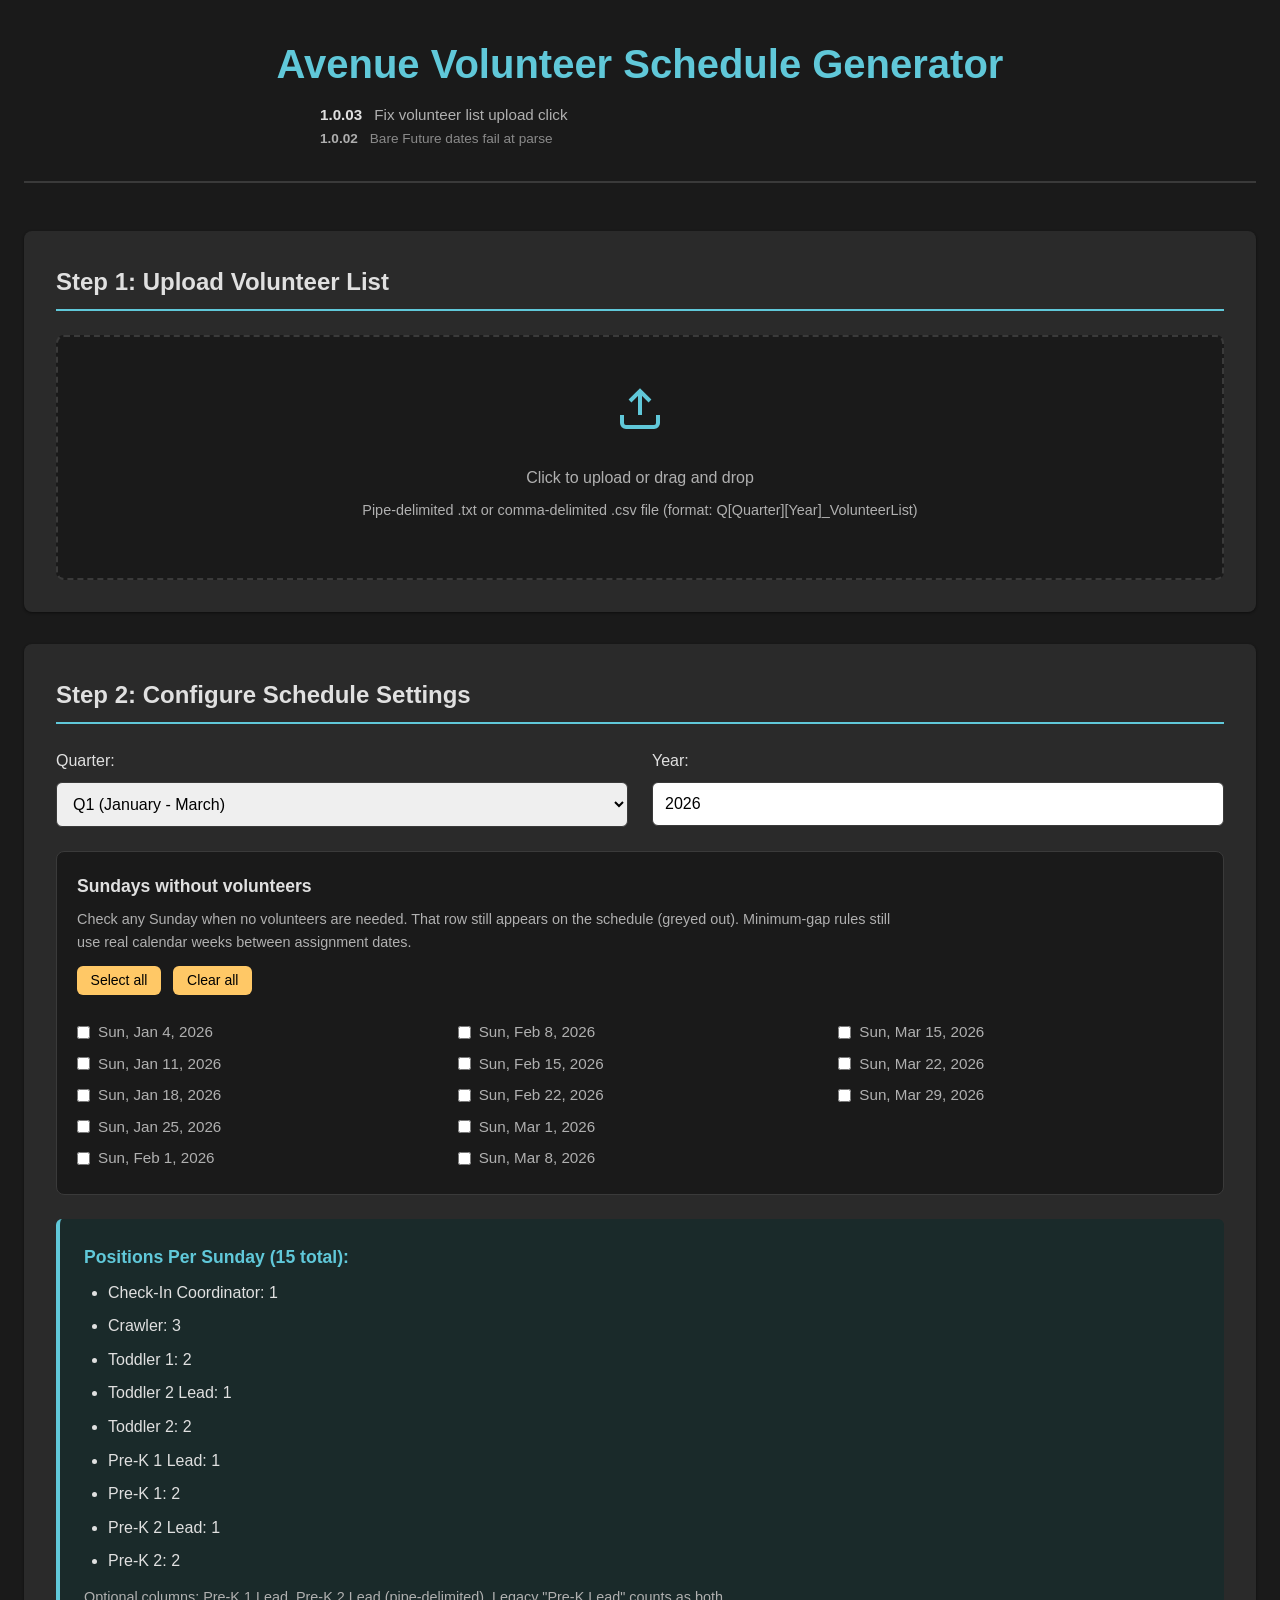
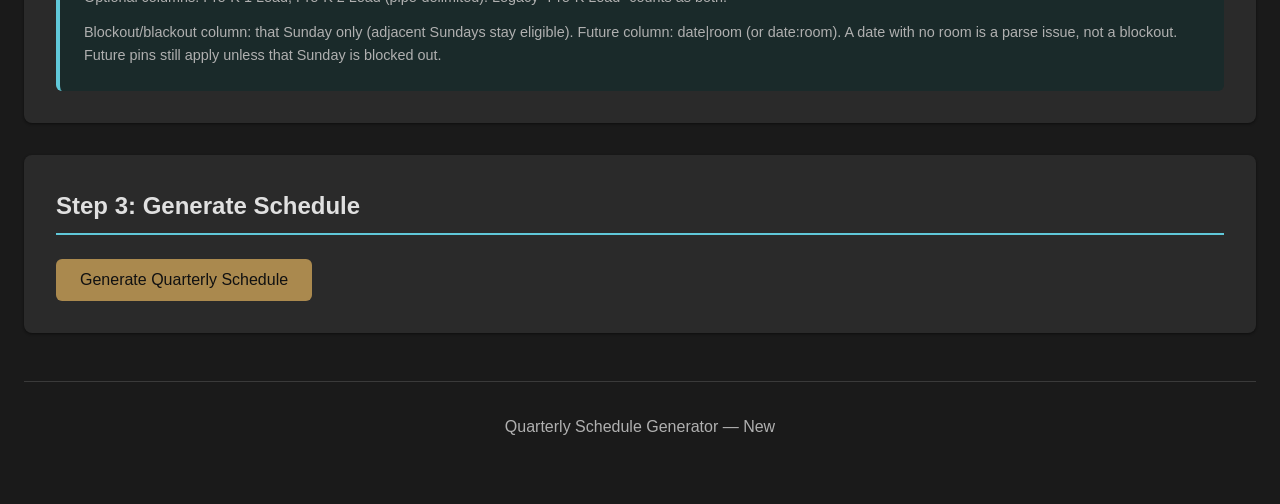
<file: index.html>
<!DOCTYPE html>
<html lang="en">
<head>
    <meta charset="UTF-8">
    <meta name="viewport" content="width=device-width, initial-scale=1.0">
    <title>Quarterly Schedule Generator (New)</title>
    <link rel="stylesheet" href="styles.css">
</head>
<body>
    <div class="container">
        <header>
            <h1>Avenue Volunteer Schedule Generator</h1>
            <ul class="version-list">
                <li><span class="version">1.0.03</span> <span class="version-note">Fix volunteer list upload click</span></li>
                <li><span class="version">1.0.02</span> <span class="version-note">Bare Future dates fail at parse</span></li>
            </ul>
        </header>

        <main>
            <section class="upload-section">
                <h2>Step 1: Upload Volunteer List</h2>
                <div class="upload-area" id="uploadArea">
                    <input type="file" id="fileInput" accept=".txt,.csv" hidden>
                    <div class="upload-content">
                        <svg width="48" height="48" viewBox="0 0 24 24" fill="none" stroke="currentColor" stroke-width="2">
                            <path d="M21 15v4a2 2 0 0 1-2 2H5a2 2 0 0 1-2-2v-4"></path>
                            <polyline points="17 8 12 3 7 8"></polyline>
                            <line x1="12" y1="3" x2="12" y2="15"></line>
                        </svg>
                        <p>Click to upload or drag and drop</p>
                        <p class="file-hint">Pipe-delimited .txt or comma-delimited .csv file (format: Q[Quarter][Year]_VolunteerList)</p>
                    </div>
                </div>
                <div id="fileInfo" class="file-info hidden"></div>
                <div id="importWarnings" class="import-warnings hidden"></div>
            </section>

            <section class="settings-section">
                <h2>Step 2: Configure Schedule Settings</h2>
                <div class="settings-grid">
                    <div class="setting-group">
                        <label for="quarter">Quarter:</label>
                        <select id="quarter" required>
                            <option value="Q1">Q1 (January - March)</option>
                            <option value="Q2">Q2 (April - June)</option>
                            <option value="Q3">Q3 (July - September)</option>
                            <option value="Q4">Q4 (October - December)</option>
                        </select>
                    </div>
                    <div class="setting-group">
                        <label for="year">Year:</label>
                        <input type="number" id="year" min="2020" max="2100" value="2026" required>
                    </div>
                </div>
                <div id="skipWeeksPanel" class="skip-weeks-panel">
                    <h3 class="skip-weeks-heading">Sundays without volunteers</h3>
                    <p class="file-hint skip-weeks-intro">Check any Sunday when no volunteers are needed. That row still appears on the schedule (greyed out). Minimum-gap rules still use real calendar weeks between assignment dates.</p>
                    <div class="skip-weeks-actions">
                        <button type="button" id="skipWeeksSelectAll" class="btn btn-secondary btn-sm">Select all</button>
                        <button type="button" id="skipWeeksClearAll" class="btn btn-secondary btn-sm">Clear all</button>
                    </div>
                    <div id="skipWeeksList" class="skip-weeks-list" role="group" aria-label="Skip staffing for these Sundays"></div>
                </div>
                <div class="info-box">
                    <h3>Positions Per Sunday (15 total):</h3>
                    <ul>
                        <li>Check-In Coordinator: 1</li>
                        <li>Crawler: 3</li>
                        <li>Toddler 1: 2</li>
                        <li>Toddler 2 Lead: 1</li>
                        <li>Toddler 2: 2</li>
                        <li>Pre-K 1 Lead: 1</li>
                        <li>Pre-K 1: 2</li>
                        <li>Pre-K 2 Lead: 1</li>
                        <li>Pre-K 2: 2</li>
                    </ul>
                    <p class="file-hint" style="margin-top: 0.75rem;">Optional columns: Pre-K 1 Lead, Pre-K 2 Lead (pipe-delimited). Legacy &quot;Pre-K Lead&quot; counts as both.</p>
                    <p class="file-hint" style="margin-top: 0.75rem;">Blockout/blackout column: that Sunday only (adjacent Sundays stay eligible). Future column: date|room (or date:room). A date with no room is a parse issue, not a blockout. Future pins still apply unless that Sunday is blocked out.</p>
                </div>
            </section>

            <section class="generate-section">
                <h2>Step 3: Generate Schedule</h2>
                <button id="generateBtn" class="btn btn-primary" disabled>Generate Quarterly Schedule</button>
                <div id="loadingSpinner" class="spinner hidden"></div>
            </section>

            <section class="schedule-section hidden" id="scheduleSection">
                <h2>Generated Schedule</h2>
                <div class="schedule-actions">
                    <button id="exportCSVBtn" class="btn btn-secondary">Export to CSV</button>
                    <button id="exportJSONBtn" class="btn btn-secondary">Export to JSON</button>
                    <button id="printBtn" class="btn btn-secondary">Print Schedule</button>
                </div>
                <div id="scheduleOutput"></div>
            </section>

            <section class="statistics-section hidden" id="statisticsSection">
                <h2>Schedule Statistics</h2>
                <div id="statisticsOutput"></div>
            </section>
        </main>

        <footer>
            <p>Quarterly Schedule Generator — New</p>
        </footer>
    </div>

    <script src="scheduler.js"></script>
</body>
</html>
</file>
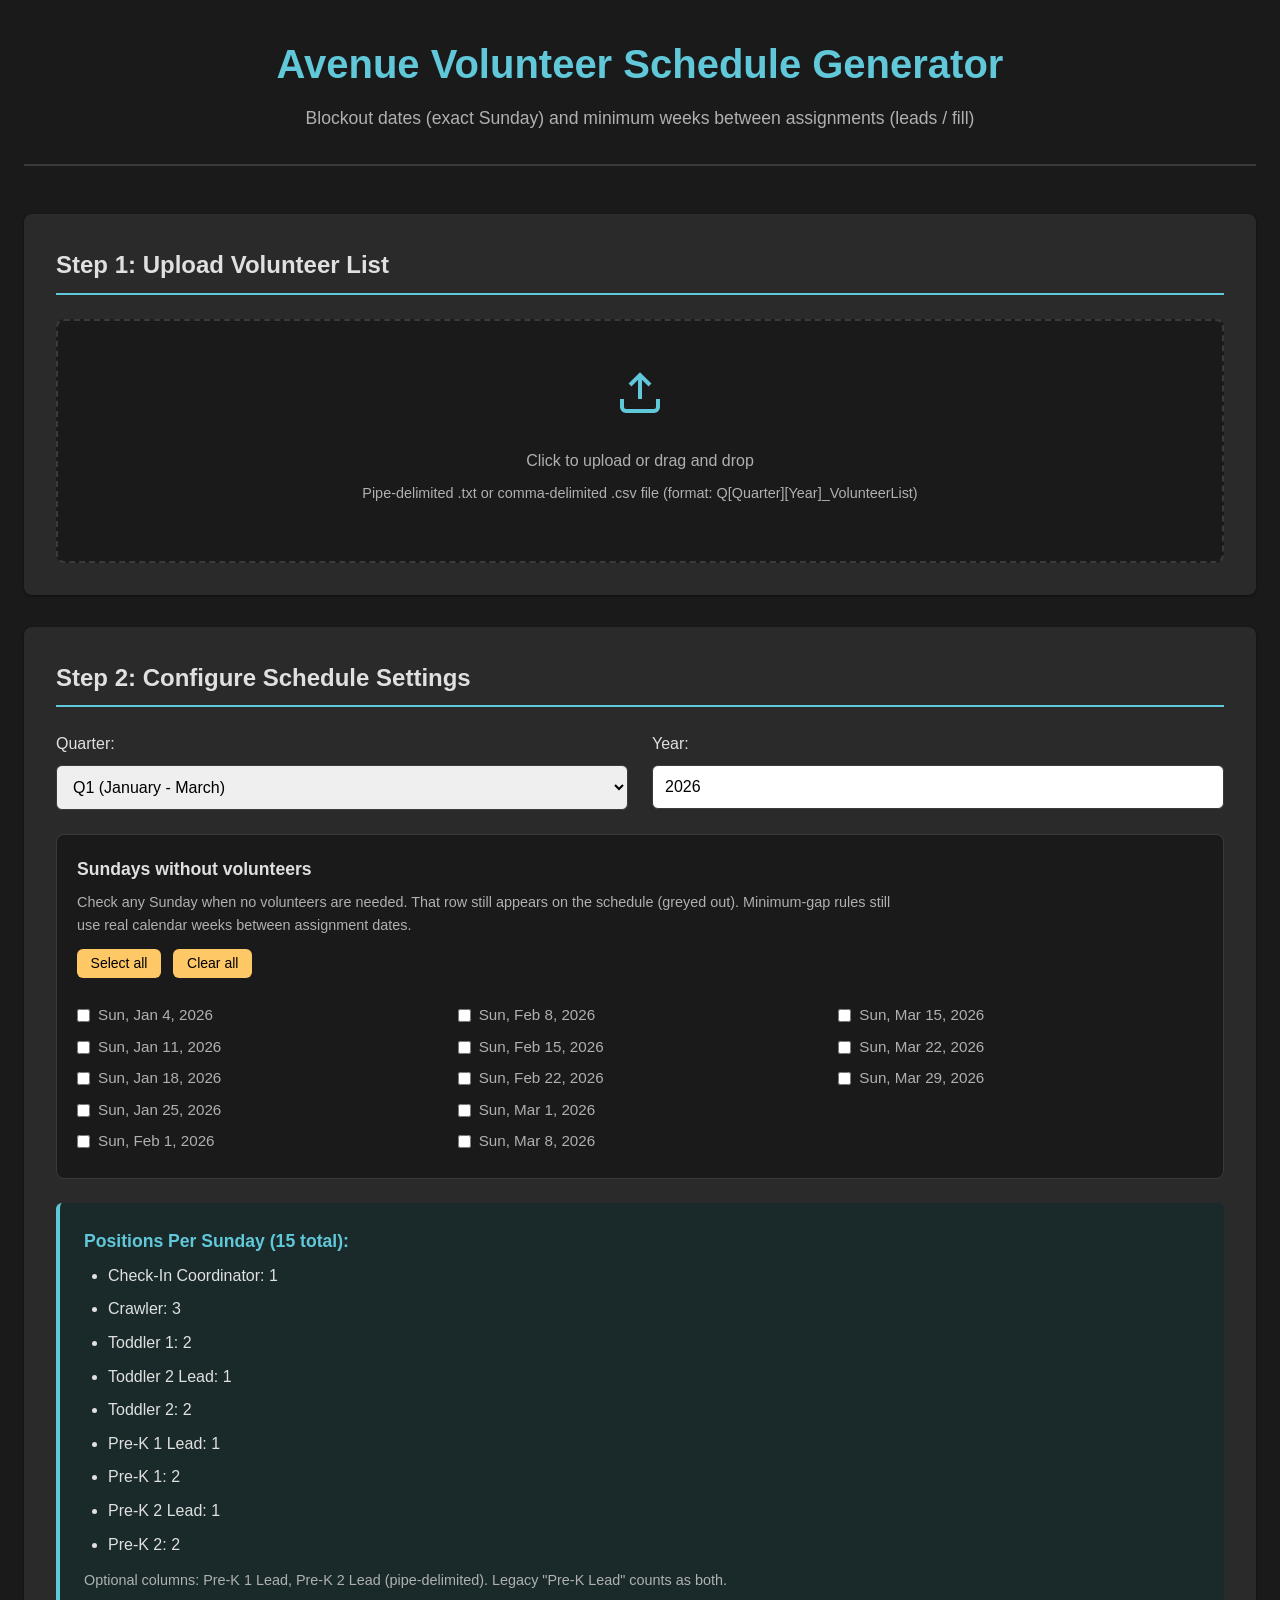
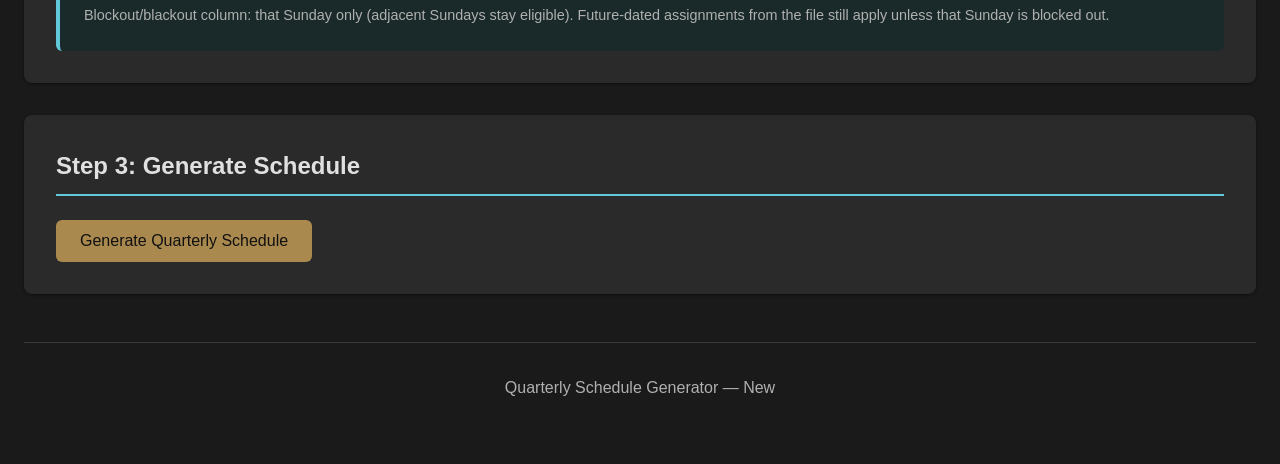
<file: Schedule Generator/index.html>
<!DOCTYPE html>
<html lang="en">
<head>
    <meta charset="UTF-8">
    <meta name="viewport" content="width=device-width, initial-scale=1.0">
    <title>Quarterly Schedule Generator (New)</title>
    <link rel="stylesheet" href="styles.css">
</head>
<body>
    <div class="container">
        <header>
            <h1>Avenue Volunteer Schedule Generator</h1>
            <p class="subtitle">Blockout dates (exact Sunday) and minimum weeks between assignments (leads / fill)</p>
        </header>

        <main>
            <section class="upload-section">
                <h2>Step 1: Upload Volunteer List</h2>
                <div class="upload-area" id="uploadArea">
                    <input type="file" id="fileInput" accept=".txt,.csv" hidden>
                    <div class="upload-content">
                        <svg width="48" height="48" viewBox="0 0 24 24" fill="none" stroke="currentColor" stroke-width="2">
                            <path d="M21 15v4a2 2 0 0 1-2 2H5a2 2 0 0 1-2-2v-4"></path>
                            <polyline points="17 8 12 3 7 8"></polyline>
                            <line x1="12" y1="3" x2="12" y2="15"></line>
                        </svg>
                        <p>Click to upload or drag and drop</p>
                        <p class="file-hint">Pipe-delimited .txt or comma-delimited .csv file (format: Q[Quarter][Year]_VolunteerList)</p>
                    </div>
                </div>
                <div id="fileInfo" class="file-info hidden"></div>
            </section>

            <section class="settings-section">
                <h2>Step 2: Configure Schedule Settings</h2>
                <div class="settings-grid">
                    <div class="setting-group">
                        <label for="quarter">Quarter:</label>
                        <select id="quarter" required>
                            <option value="Q1">Q1 (January - March)</option>
                            <option value="Q2">Q2 (April - June)</option>
                            <option value="Q3">Q3 (July - September)</option>
                            <option value="Q4">Q4 (October - December)</option>
                        </select>
                    </div>
                    <div class="setting-group">
                        <label for="year">Year:</label>
                        <input type="number" id="year" min="2020" max="2100" value="2026" required>
                    </div>
                </div>
                <div id="skipWeeksPanel" class="skip-weeks-panel">
                    <h3 class="skip-weeks-heading">Sundays without volunteers</h3>
                    <p class="file-hint skip-weeks-intro">Check any Sunday when no volunteers are needed. That row still appears on the schedule (greyed out). Minimum-gap rules still use real calendar weeks between assignment dates.</p>
                    <div class="skip-weeks-actions">
                        <button type="button" id="skipWeeksSelectAll" class="btn btn-secondary btn-sm">Select all</button>
                        <button type="button" id="skipWeeksClearAll" class="btn btn-secondary btn-sm">Clear all</button>
                    </div>
                    <div id="skipWeeksList" class="skip-weeks-list" role="group" aria-label="Skip staffing for these Sundays"></div>
                </div>
                <div class="info-box">
                    <h3>Positions Per Sunday (15 total):</h3>
                    <ul>
                        <li>Check-In Coordinator: 1</li>
                        <li>Crawler: 3</li>
                        <li>Toddler 1: 2</li>
                        <li>Toddler 2 Lead: 1</li>
                        <li>Toddler 2: 2</li>
                        <li>Pre-K 1 Lead: 1</li>
                        <li>Pre-K 1: 2</li>
                        <li>Pre-K 2 Lead: 1</li>
                        <li>Pre-K 2: 2</li>
                    </ul>
                    <p class="file-hint" style="margin-top: 0.75rem;">Optional columns: Pre-K 1 Lead, Pre-K 2 Lead (pipe-delimited). Legacy &quot;Pre-K Lead&quot; counts as both.</p>
                    <p class="file-hint" style="margin-top: 0.75rem;">Blockout/blackout column: that Sunday only (adjacent Sundays stay eligible). Future-dated assignments from the file still apply unless that Sunday is blocked out.</p>
                </div>
            </section>

            <section class="generate-section">
                <h2>Step 3: Generate Schedule</h2>
                <button id="generateBtn" class="btn btn-primary" disabled>Generate Quarterly Schedule</button>
                <div id="loadingSpinner" class="spinner hidden"></div>
            </section>

            <section class="schedule-section hidden" id="scheduleSection">
                <h2>Generated Schedule</h2>
                <div class="schedule-actions">
                    <button id="exportCSVBtn" class="btn btn-secondary">Export to CSV</button>
                    <button id="exportJSONBtn" class="btn btn-secondary">Export to JSON</button>
                    <button id="printBtn" class="btn btn-secondary">Print Schedule</button>
                </div>
                <div id="scheduleOutput"></div>
            </section>

            <section class="statistics-section hidden" id="statisticsSection">
                <h2>Schedule Statistics</h2>
                <div id="statisticsOutput"></div>
            </section>
        </main>

        <footer>
            <p>Quarterly Schedule Generator — New</p>
        </footer>
    </div>

    <script src="scheduler.js"></script>
</body>
</html>
</file>
<file: styles.css>
/* Quarterly Schedule Generator - Styles */

* {
    margin: 0;
    padding: 0;
    box-sizing: border-box;
}

:root {
    --primary-color: #60c8d9; /* Cyan/teal - primary accent */
    --primary-hover: #4db8c9; /* Darker cyan for hover */
    --secondary-color: #ffc866; /* Yellow/orange - secondary accent */
    --success-color: #60c8d9; /* Use primary color for success */
    --error-color: #f17d52; /* Coral/orange - error/attention */
    --bg-color: #1a1a1a; /* Dark background */
    --card-bg: #2a2a2a; /* Darker card background */
    --border-color: #3a3a3a; /* Dark border */
    --text-primary: #e0e0e0; /* Light text */
    --text-secondary: #b0b0b0; /* Lighter text for secondary */
    --shadow: 0 1px 3px 0 rgba(0, 0, 0, 0.3), 0 1px 2px 0 rgba(0, 0, 0, 0.2);
    --shadow-lg: 0 10px 15px -3px rgba(0, 0, 0, 0.4), 0 4px 6px -2px rgba(0, 0, 0, 0.3);
}

body {
    font-family: -apple-system, BlinkMacSystemFont, 'Segoe UI', Roboto, 'Helvetica Neue', Arial, sans-serif;
    background-color: var(--bg-color);
    color: var(--text-primary);
    line-height: 1.6;
}

.container {
    width: 100%;
    max-width: min(100%, 1920px);
    margin: 0 auto;
    padding: 2rem 1.5rem;
}

header {
    text-align: center;
    margin-bottom: 3rem;
    padding-bottom: 2rem;
    border-bottom: 2px solid var(--border-color);
}

header h1 {
    font-size: 2.5rem;
    color: var(--primary-color);
    margin-bottom: 0.5rem;
}

.version-list {
    list-style: none;
    color: var(--text-secondary);
    font-size: 0.95rem;
    max-width: 40rem;
    margin: 0 auto;
    text-align: left;
}

.version-list li {
    display: flex;
    gap: 0.75rem;
    align-items: baseline;
    line-height: 1.45;
}

.version-list li + li {
    margin-top: 0.2rem;
    font-size: 0.85rem;
    opacity: 0.75;
}

.version-list .version {
    font-variant-numeric: tabular-nums;
    font-weight: 600;
    color: var(--text-primary);
    flex-shrink: 0;
}

.version-list .version-note {
    color: var(--text-secondary);
}

main section {
    background: var(--card-bg);
    border-radius: 8px;
    padding: 2rem;
    margin-bottom: 2rem;
    box-shadow: var(--shadow);
}

section h2 {
    color: var(--text-primary);
    margin-bottom: 1.5rem;
    font-size: 1.5rem;
    border-bottom: 2px solid var(--primary-color);
    padding-bottom: 0.5rem;
}

/* Upload Section */
.upload-area {
    border: 2px dashed var(--border-color);
    border-radius: 8px;
    padding: 3rem 2rem;
    text-align: center;
    cursor: pointer;
    transition: all 0.3s ease;
    background: var(--bg-color);
}

.upload-area:hover,
.upload-area.dragover {
    border-color: var(--primary-color);
    background: #1a2a2a;
}

.upload-content svg {
    color: var(--primary-color);
    margin-bottom: 1rem;
}

.upload-content p {
    margin: 0.5rem 0;
    color: var(--text-secondary);
}

.file-hint {
    font-size: 0.9rem;
    color: var(--text-secondary);
}

.file-info {
    margin-top: 1rem;
    padding: 1rem;
    background: var(--bg-color);
    border-radius: 6px;
}

.file-info .success {
    color: var(--success-color);
    margin-top: 0.5rem;
}

.file-info .error {
    color: var(--error-color);
    margin-top: 0.5rem;
}

.file-info .warning {
    color: var(--error-color);
    margin-top: 0.5rem;
}

.import-warnings {
    margin-top: 1rem;
    padding: 1rem 1.25rem;
    border-radius: 8px;
    border-left: 4px solid var(--error-color);
    background: rgba(241, 125, 82, 0.12);
}

.import-warnings h3 {
    font-size: 1rem;
    margin-bottom: 0.75rem;
    color: var(--text-primary);
}

.import-warnings-table-wrap {
    overflow-x: auto;
}

.import-warnings-table {
    width: 100%;
    border-collapse: collapse;
    font-size: 0.9rem;
}

.import-warnings-table th,
.import-warnings-table td {
    text-align: left;
    padding: 0.4rem 0.6rem;
    border-bottom: 1px solid var(--border-color);
    vertical-align: top;
}

.import-warnings-table th {
    color: var(--text-primary);
    font-weight: 600;
    white-space: nowrap;
}

.import-warnings-table td {
    color: var(--text-secondary);
}

.import-warnings-table td:nth-child(4) {
    font-family: ui-monospace, SFMono-Regular, Menlo, Consolas, monospace;
    color: var(--text-primary);
}

/* Settings Section */
.settings-grid {
    display: grid;
    grid-template-columns: repeat(auto-fit, minmax(250px, 1fr));
    gap: 1.5rem;
}

.setting-group {
    display: flex;
    flex-direction: column;
}

.setting-group label {
    margin-bottom: 0.5rem;
    font-weight: 500;
    color: var(--text-primary);
}

.setting-group input[type="date"],
.setting-group input[type="number"],
.setting-group select {
    padding: 0.75rem;
    border: 1px solid var(--border-color);
    border-radius: 6px;
    font-size: 1rem;
    transition: border-color 0.3s ease;
}

.setting-group input[type="date"]:focus,
.setting-group input[type="number"]:focus {
    outline: none;
    border-color: var(--primary-color);
    box-shadow: 0 0 0 3px rgba(37, 99, 235, 0.1);
}

.setting-group input[type="checkbox"] {
    margin-right: 0.5rem;
    width: 1.2rem;
    height: 1.2rem;
    cursor: pointer;
}

.setting-group label:has(input[type="checkbox"]) {
    flex-direction: row;
    align-items: center;
    cursor: pointer;
}

/* Buttons */
.btn {
    padding: 0.75rem 1.5rem;
    border: none;
    border-radius: 6px;
    font-size: 1rem;
    font-weight: 500;
    cursor: pointer;
    transition: all 0.3s ease;
    display: inline-block;
}

.btn-primary {
    background-color: var(--primary-color);
    color: rgb(0, 0, 0);
}

.btn-primary:hover:not(:disabled) {
    background-color: var(--primary-hover);
    transform: translateY(-1px);
    box-shadow: var(--shadow-lg);
}

.btn-primary:disabled {
    background-color: var(--secondary-color);
    cursor: not-allowed;
    opacity: 0.6;
}

.btn-secondary {
    background-color: var(--secondary-color);
    color: rgb(0, 0, 0);
    margin-right: 0.5rem;
}

.btn-secondary:hover {
    background-color: #475569;
    transform: translateY(-1px);
    box-shadow: var(--shadow-lg);
}

.btn-sm {
    padding: 0.4rem 0.85rem;
    font-size: 0.875rem;
    margin-right: 0.5rem;
    margin-bottom: 0.35rem;
}

/* Skip Sundays panel */
.skip-weeks-panel {
    margin-top: 1.5rem;
    padding: 1.25rem;
    background: var(--bg-color);
    border-radius: 8px;
    border: 1px solid var(--border-color);
}

.skip-weeks-heading {
    font-size: 1.1rem;
    color: var(--text-primary);
    margin-bottom: 0.5rem;
}

.skip-weeks-intro {
    margin-bottom: 0.75rem;
    max-width: 52rem;
}

.skip-weeks-actions {
    margin-bottom: 0.75rem;
}

.skip-weeks-list {
    column-count: 3;
    column-gap: 1.25rem;
    padding: 0.5rem 0.25rem 0.25rem 0;
}

.skip-weeks-item {
    display: flex;
    align-items: center;
    gap: 0.5rem;
    cursor: pointer;
    color: var(--text-secondary);
    font-size: 0.95rem;
    margin: 0 0 0.45rem;
    break-inside: avoid;
}

.skip-weeks-item input {
    flex-shrink: 0;
}

@media (max-width: 1200px) {
    .skip-weeks-list {
        column-count: 2;
    }
}

.skip-weeks-warnings {
    margin-bottom: 1rem;
    padding: 1rem 1.25rem;
    border-radius: 8px;
    border-left: 4px solid var(--error-color);
    background: rgba(241, 125, 82, 0.12);
}

.skip-weeks-warnings h3 {
    font-size: 1rem;
    margin-bottom: 0.5rem;
    color: var(--text-primary);
}

.skip-weeks-warnings ul {
    margin: 0;
    padding-left: 1.25rem;
    color: var(--text-secondary);
    font-size: 0.9rem;
}

.skip-weeks-warnings li {
    margin-bottom: 0.35rem;
}

/* Skipped Sunday rows on schedule table */
.schedule-row--skipped td {
    background: rgba(100, 100, 110, 0.35);
    color: var(--text-secondary);
}

.schedule-row--skipped .cell-highlight-yellow,
.schedule-row--skipped .cell-highlight-purple,
.schedule-row--skipped .cell-highlight-red {
    background: transparent;
}

.date-cell--skipped {
    vertical-align: top;
}

.date-cell-sublabel {
    display: block;
    font-size: 0.75rem;
    font-weight: 500;
    color: var(--text-secondary);
    opacity: 0.85;
    margin-top: 0.2rem;
}

.legend-skipped-sample {
    display: inline-block;
    padding: 0.1rem 0.35rem;
    border-radius: 3px;
    background: rgba(100, 100, 110, 0.45);
    color: var(--text-secondary);
    font-size: 0.9em;
}

/* Loading Spinner */
.spinner {
    display: inline-block;
    width: 40px;
    height: 40px;
    border: 4px solid var(--border-color);
    border-top-color: var(--primary-color);
    border-radius: 50%;
    animation: spin 1s linear infinite;
    margin-left: 1rem;
}

@keyframes spin {
    to { transform: rotate(360deg); }
}

/* Schedule Section */
.schedule-actions {
    margin-bottom: 2rem;
    display: flex;
    flex-wrap: wrap;
    gap: 0.5rem;
}

.generation-score-card {
    margin-top: 1rem;
    margin-bottom: 1rem;
    padding: 1rem;
    border-radius: 8px;
    border-left: 4px solid var(--secondary-color);
    background: var(--card-bg);
}

.generation-score-card h3 {
    margin-bottom: 0.5rem;
    color: var(--text-primary);
}

.top-attempts-list {
    margin-top: 0.5rem;
    padding-left: 1.2rem;
}

.top-attempts-list li {
    margin: 0.2rem 0;
}

.month-section {
    margin-bottom: 3rem;
}

.month-section h3 {
    color: var(--primary-color);
    margin-bottom: 1rem;
    font-size: 1.3rem;
}

.schedule-table-container {
    overflow-x: visible;
    margin-top: 1rem;
    width: 100%;
    max-width: 100%;
    border-radius: 8px;
    box-shadow: var(--shadow);
}

.schedule-table {
    width: 100%;
    max-width: 100%;
    border-collapse: collapse;
    background: var(--card-bg);
    font-size: 0.8125rem;
    table-layout: fixed;
}

.schedule-table.schedule-table--wide {
    table-layout: fixed;
}

.schedule-table thead {
    background-color: var(--primary-color);
    color: rgb(0, 0, 0);
}

.schedule-table th {
    padding: 0.45rem 0.3rem;
    text-align: left;
    font-weight: 600;
    font-size: 0.68rem;
    line-height: 1.2;
    vertical-align: bottom;
    word-wrap: break-word;
    hyphens: auto;
    min-width: 0;
}

.schedule-table th:first-child,
.schedule-table td:first-child {
    position: sticky;
    left: 0;
    z-index: 2;
    box-shadow: 2px 0 4px rgba(0, 0, 0, 0.08);
}

.schedule-table thead th:first-child {
    z-index: 3;
}

.schedule-table td {
    padding: 0.45rem 0.3rem;
    border-bottom: 1px solid var(--border-color);
    word-wrap: break-word;
    overflow-wrap: break-word;
    min-width: 0;
}

.schedule-table td:first-child {
    width: 4.5rem;
    min-width: 4.5rem;
    max-width: 5.5rem;
}

.schedule-table tbody tr:hover {
    background-color: var(--bg-color);
}

.schedule-table tbody tr:hover td:first-child {
    background-color: #3d3d3d;
}

/* Multi-name cells (Crawler, Toddler 1/2 vols, Pre-K 1/2 vols) */
.schedule-cell-stacked {
    vertical-align: top;
    padding: 0.35rem 0.3rem;
    min-width: 0;
}

.schedule-stack-row {
    line-height: 1.4;
    padding: 0.15rem 0;
}

.schedule-cell-divider {
    border: none;
    border-top: 1px solid var(--border-color);
    margin: 0.3rem 0;
    opacity: 0.9;
}

.schedule-stack-row.cell-highlight-purple {
    box-shadow: inset 0 0 0 2px #9333ea;
    border-radius: 3px;
    padding: 0.2rem 0.25rem;
    margin: 0.05rem 0;
}

.schedule-stack-row.cell-highlight-yellow {
    box-shadow: inset 0 0 0 2px #ffc866;
    border-radius: 3px;
    padding: 0.2rem 0.25rem;
    margin: 0.05rem 0;
}

.schedule-stack-row.cell-highlight-red {
    box-shadow: inset 0 0 0 2px #f17d52;
    border-radius: 3px;
    padding: 0.2rem 0.25rem;
    margin: 0.05rem 0;
}

/* Cell highlighting for violations - cleaner than name highlighting */
.schedule-table td.cell-highlight-yellow {
    box-shadow: inset 0 0 0 3px #ffc866;
}

.schedule-table td.cell-highlight-purple {
    box-shadow: inset 0 0 0 3px #9333ea;
}

.schedule-table td.cell-highlight-red {
    box-shadow: inset 0 0 0 3px #f17d52;
}

.date-cell {
    font-weight: 500;
    white-space: nowrap;
    background-color: #333333; /* Dark background to distinguish from data columns */
    border-right: 2px solid var(--border-color); /* Visual separator */
}

.schedule-table thead th:first-child {
    background-color: var(--primary-color);
}

.schedule-table tbody td:first-child {
    background-color: #333333;
    color: #fff;
}

.day-cell {
    color: var(--text-secondary);
}

.volunteer-name {
    padding: 0.25rem 0;
    font-weight: 500;
}

.contact-info {
    font-size: 0.9rem;
    color: var(--text-secondary);
    padding: 0.25rem 0;
}

.contact-info .email::before {
    content: "📧 ";
}

.contact-info .phone::before {
    content: "📞 ";
}

/* Statistics Section */
.stats-grid {
    display: grid;
    grid-template-columns: repeat(auto-fit, minmax(150px, 1fr));
    gap: 1.5rem;
    margin-bottom: 2rem;
}

.stat-card {
    background: linear-gradient(135deg, var(--primary-color), #4db8c9);
    color: rgb(0, 0, 0);
    padding: 1.5rem;
    border-radius: 8px;
    text-align: center;
    box-shadow: var(--shadow);
}

.stat-value {
    font-size: 2.5rem;
    font-weight: bold;
    margin-bottom: 0.5rem;
}

.stat-label {
    font-size: 0.9rem;
    opacity: 0.9;
}

.volunteer-stats-category-wrapper {
    border: 2px solid var(--border-color);
    border-radius: 8px;
    padding: 1.5rem;
    margin-bottom: 2rem;
    background: var(--bg-color);
}

.volunteer-stats-category-heading {
    text-align: center;
    margin-bottom: 1rem;
    color: var(--primary-color);
    font-size: 1.3rem;
    padding-bottom: 0.75rem;
    border-bottom: 2px solid var(--border-color);
}

.volunteer-stats-two-column {
    display: grid;
    grid-template-columns: 1fr 1fr;
    gap: 1.5rem;
}

.volunteer-stats-table-container {
    overflow-x: auto;
}

.volunteer-stats-table {
    width: 100%;
    border-collapse: collapse;
    background: var(--card-bg);
    box-shadow: var(--shadow);
}

.volunteer-stats-table thead {
    background-color: var(--secondary-color);
    color: #1a1a1a;
}

.volunteer-stats-table th,
.volunteer-stats-table td {
    padding: 1rem;
    text-align: left;
    border-bottom: 1px solid var(--border-color);
}

.volunteer-stats-table tbody tr:hover {
    background-color: var(--bg-color);
}

.percentage-bar {
    display: flex;
    align-items: center;
    gap: 0.5rem;
}

.percentage-fill {
    height: 20px;
    background: linear-gradient(90deg, var(--primary-color), #4db8c9);
    border-radius: 4px;
    min-width: 2px;
}

.percentage-bar span {
    font-weight: 500;
    color: var(--text-primary);
}

/* Utility Classes */
.hidden {
    display: none !important;
}

.highlight-yellow {
    background-color: #ffc866;
    color: #1a1a1a;
    padding: 2px 6px;
    border-radius: 3px;
    font-weight: 600;
}

.highlight-purple {
    background-color: #9333ea; /* Purple highlighting */
    color: #ffffff;
    padding: 2px 6px;
    border-radius: 3px;
    font-weight: 600;
}

.highlight-red {
    background-color: #f17d52;
    color: #1a1a1a;
    padding: 2px 6px;
    border-radius: 3px;
    font-weight: 600;
}

.future-scheduled {
    text-decoration: underline;
    text-decoration-thickness: 2px;
    text-underline-offset: 3px;
}

/* Visual toggle: disable all highlight styling while keeping content visible. */
.schedule-highlights-off .future-scheduled {
    text-decoration: none;
}

.schedule-highlights-off .schedule-stack-row.cell-highlight-purple,
.schedule-highlights-off .schedule-stack-row.cell-highlight-yellow,
.schedule-highlights-off .schedule-stack-row.cell-highlight-red {
    box-shadow: none;
}

.schedule-highlights-off .schedule-table td.cell-highlight-yellow,
.schedule-highlights-off .schedule-table td.cell-highlight-purple,
.schedule-highlights-off .schedule-table td.cell-highlight-red {
    box-shadow: none;
}

.schedule-highlights-off .highlight-yellow,
.schedule-highlights-off .highlight-purple,
.schedule-highlights-off .highlight-red {
    background-color: transparent;
    color: var(--text-primary);
    padding: 0;
    border-radius: 0;
    font-weight: 400;
}

.legend-violations-container {
    display: flex;
    gap: 1.5rem;
    margin-top: 1.5rem;
    align-items: flex-start;
}

.schedule-legend {
    flex: 0 0 50%;
    padding: 1rem;
    background: var(--card-bg);
    border-radius: 6px;
    border-left: 4px solid var(--primary-color);
}

.legend-toggle {
    display: inline-flex;
    align-items: center;
    gap: 0.45rem;
    margin: 0.5rem 0 0.75rem;
    font-size: 0.95rem;
}

.legend-toggle input[type="checkbox"] {
    width: 1rem;
    height: 1rem;
}

#violationsContainer {
    flex: 0 0 50%;
    padding: 1rem;
    background: #332222;
    border-radius: 6px;
    border-left: 4px solid var(--error-color);
}

#violationsContainer h3 {
    margin-top: 0;
    color: var(--text-primary);
    font-size: 1.1rem;
}

#violationsContainer ul {
    margin: 0.5rem 0;
    padding-left: 1.5rem;
}

.violations-list-three-column {
    display: grid;
    grid-template-columns: repeat(3, 1fr);
    gap: 0.5rem 1rem;
    list-style: none;
    padding-left: 0;
    margin: 0.5rem 0;
}

.violations-list-three-column li {
    margin: 0.25rem 0;
}

/* Single column layout for violations */
.violations-list {
    list-style: none;
    padding-left: 0;
    margin: 0.5rem 0;
}

.violations-list li {
    margin: 0.5rem 0;
    padding: 0.5rem 0;
    border-bottom: 1px solid var(--border-color);
}

.violations-list li:last-child {
    border-bottom: none;
}

.violation-details {
    font-size: 0.9em;
    color: var(--text-secondary);
    margin-left: 0.5rem;
}

.usage-count {
    color: var(--error-color); /* Coral/orange */
    font-weight: 600;
}

/* Score Badge and Breakdown */
.score-badge {
    display: inline-block;
    background-color: var(--primary-color);
    color: var(--bg-color);
    padding: 0.25rem 0.75rem;
    border-radius: 12px;
    font-size: 0.85rem;
    font-weight: 600;
    margin-left: 1rem;
    vertical-align: middle;
}

.score-breakdown {
    display: flex;
    flex-wrap: wrap;
    gap: 1rem;
    margin-top: 0.75rem;
    margin-bottom: 1rem;
    padding: 0.75rem;
    background-color: var(--card-bg);
    border-radius: 8px;
    border: 1px solid var(--border-color);
}

.score-item {
    font-size: 0.9rem;
    padding: 0.25rem 0.5rem;
    border-radius: 4px;
}

.score-good {
    color: #60c8d9;
    font-weight: 500;
}

.score-warning {
    color: #ffc866;
    font-weight: 500;
}

.score-violation {
    color: #f17d52;
    font-weight: 500;
}

@media (max-width: 768px) {
    .score-breakdown {
        flex-direction: column;
        gap: 0.5rem;
    }
    
    .score-badge {
        display: block;
        margin-left: 0;
        margin-top: 0.5rem;
        width: fit-content;
    }
}

#violationsContainer li {
    margin: 0.5rem 0;
}

#violationsContainer .success {
    color: #ffffff;
    margin: 0;
}

.schedule-legend .legend-title {
    margin-bottom: 0.5rem;
    color: var(--text-primary);
    font-size: 1rem;
}

.schedule-legend .legend-list {
    list-style: none;
    padding-left: 0;
    margin: 0;
}

.schedule-legend .legend-list li {
    margin: 0.5rem 0;
    color: var(--text-secondary);
    font-size: 0.9rem;
}

.info-box {
    margin-top: 1.5rem;
    padding: 1.5rem;
    background: #1a2a2a;
    border-left: 4px solid var(--primary-color);
    border-radius: 6px;
}

.info-box h3 {
    margin-top: 0;
    color: var(--primary-color);
    font-size: 1.1rem;
}

.info-box ul {
    margin: 0.5rem 0;
    padding-left: 1.5rem;
}

.info-box li {
    margin: 0.5rem 0;
    color: var(--text-primary);
}

.note {
    margin-top: 1rem;
    padding: 1rem;
    background: #332a1a;
    border-left: 4px solid var(--secondary-color);
    border-radius: 6px;
    color: var(--text-primary);
}

.violations-section {
    background: #332222;
    border-left: 4px solid var(--error-color);
}

.violations-section h2 {
    color: var(--error-color);
}

.violations-section h3 {
    margin-top: 1rem;
    color: var(--text-primary);
    font-size: 1.1rem;
}

.violations-section ul {
    margin: 0.5rem 0;
    padding-left: 1.5rem;
}

.violations-section li {
    margin: 0.5rem 0;
}

/* Footer */
footer {
    text-align: center;
    padding: 2rem 0;
    color: var(--text-secondary);
    border-top: 1px solid var(--border-color);
    margin-top: 3rem;
}

/* Print Styles */
@media print {
    body {
        background: white;
    }

    .container {
        max-width: 100%;
        padding: 1rem;
    }

    .upload-section,
    .settings-section,
    .generate-section,
    .schedule-actions,
    .statistics-section,
    footer {
        display: none;
    }

    .schedule-section {
        box-shadow: none;
        padding: 0;
    }

    .schedule-table {
        box-shadow: none;
        font-size: 0.7rem;
    }

    .schedule-table th,
    .schedule-table td {
        padding: 0.35rem 0.3rem;
    }

    .schedule-table-container {
        overflow: visible;
        box-shadow: none;
    }

    .schedule-table th:first-child,
    .schedule-table td:first-child {
        position: static;
        box-shadow: none;
    }

    .month-section {
        page-break-inside: avoid;
    }

    .schedule-row--skipped td {
        background: #e8e8ea !important;
        color: #444 !important;
        -webkit-print-color-adjust: exact;
        print-color-adjust: exact;
    }
}

/* Narrow screens: table cannot fit 16 columns without scroll */
@media (max-width: 900px) {
    .schedule-table-container {
        overflow-x: auto;
        -webkit-overflow-scrolling: touch;
    }

    .schedule-table.schedule-table--wide {
        min-width: 1100px;
    }
}

/* Responsive Design */
@media (max-width: 768px) {
    .container {
        padding: 1rem;
    }

    header h1 {
        font-size: 2rem;
    }

    main section {
        padding: 1.5rem;
    }

    .settings-grid {
        grid-template-columns: 1fr;
    }

    .schedule-actions {
        flex-direction: column;
    }

    .btn-secondary {
        width: 100%;
        margin-right: 0;
        margin-bottom: 0.5rem;
    }

    .skip-weeks-list {
        column-count: 1;
    }

    .stats-grid {
        grid-template-columns: repeat(2, 1fr);
    }

    .volunteer-stats-two-column {
        grid-template-columns: 1fr;
    }

    .legend-violations-container {
        flex-direction: column;
    }

    .schedule-legend,
    #violationsContainer {
        flex: 1 1 100%;
    }

    .violations-list-three-column {
        grid-template-columns: repeat(2, 1fr);
    }
}

@media (max-width: 480px) {
    .violations-list-three-column {
        grid-template-columns: 1fr;
    }
}

.infeasible-summary-note {
    margin: 0.5rem 0 1rem;
    color: #5f6368;
    font-style: italic;
}

.volunteer-unusable-row td {
    color: #8a8f98;
    background: #f7f7f7;
}

.volunteer-unusable-row td:first-child {
    text-decoration: line-through;
    text-decoration-thickness: 1.5px;
}

.volunteer-unusable-note {
    margin-top: 0.25rem;
    font-size: 0.78rem;
    color: #7a7f87;
    text-decoration: none;
}
</file>
<file: Schedule Generator/styles.css>
/* Quarterly Schedule Generator - Styles */

* {
    margin: 0;
    padding: 0;
    box-sizing: border-box;
}

:root {
    --primary-color: #60c8d9; /* Cyan/teal - primary accent */
    --primary-hover: #4db8c9; /* Darker cyan for hover */
    --secondary-color: #ffc866; /* Yellow/orange - secondary accent */
    --success-color: #60c8d9; /* Use primary color for success */
    --error-color: #f17d52; /* Coral/orange - error/attention */
    --bg-color: #1a1a1a; /* Dark background */
    --card-bg: #2a2a2a; /* Darker card background */
    --border-color: #3a3a3a; /* Dark border */
    --text-primary: #e0e0e0; /* Light text */
    --text-secondary: #b0b0b0; /* Lighter text for secondary */
    --shadow: 0 1px 3px 0 rgba(0, 0, 0, 0.3), 0 1px 2px 0 rgba(0, 0, 0, 0.2);
    --shadow-lg: 0 10px 15px -3px rgba(0, 0, 0, 0.4), 0 4px 6px -2px rgba(0, 0, 0, 0.3);
}

body {
    font-family: -apple-system, BlinkMacSystemFont, 'Segoe UI', Roboto, 'Helvetica Neue', Arial, sans-serif;
    background-color: var(--bg-color);
    color: var(--text-primary);
    line-height: 1.6;
}

.container {
    width: 100%;
    max-width: min(100%, 1920px);
    margin: 0 auto;
    padding: 2rem 1.5rem;
}

header {
    text-align: center;
    margin-bottom: 3rem;
    padding-bottom: 2rem;
    border-bottom: 2px solid var(--border-color);
}

header h1 {
    font-size: 2.5rem;
    color: var(--primary-color);
    margin-bottom: 0.5rem;
}

.subtitle {
    color: var(--text-secondary);
    font-size: 1.1rem;
}

main section {
    background: var(--card-bg);
    border-radius: 8px;
    padding: 2rem;
    margin-bottom: 2rem;
    box-shadow: var(--shadow);
}

section h2 {
    color: var(--text-primary);
    margin-bottom: 1.5rem;
    font-size: 1.5rem;
    border-bottom: 2px solid var(--primary-color);
    padding-bottom: 0.5rem;
}

/* Upload Section */
.upload-area {
    border: 2px dashed var(--border-color);
    border-radius: 8px;
    padding: 3rem 2rem;
    text-align: center;
    cursor: pointer;
    transition: all 0.3s ease;
    background: var(--bg-color);
}

.upload-area:hover,
.upload-area.dragover {
    border-color: var(--primary-color);
    background: #1a2a2a;
}

.upload-content svg {
    color: var(--primary-color);
    margin-bottom: 1rem;
}

.upload-content p {
    margin: 0.5rem 0;
    color: var(--text-secondary);
}

.file-hint {
    font-size: 0.9rem;
    color: var(--text-secondary);
}

.file-info {
    margin-top: 1rem;
    padding: 1rem;
    background: var(--bg-color);
    border-radius: 6px;
}

.file-info .success {
    color: var(--success-color);
    margin-top: 0.5rem;
}

.file-info .error {
    color: var(--error-color);
    margin-top: 0.5rem;
}

/* Settings Section */
.settings-grid {
    display: grid;
    grid-template-columns: repeat(auto-fit, minmax(250px, 1fr));
    gap: 1.5rem;
}

.setting-group {
    display: flex;
    flex-direction: column;
}

.setting-group label {
    margin-bottom: 0.5rem;
    font-weight: 500;
    color: var(--text-primary);
}

.setting-group input[type="date"],
.setting-group input[type="number"],
.setting-group select {
    padding: 0.75rem;
    border: 1px solid var(--border-color);
    border-radius: 6px;
    font-size: 1rem;
    transition: border-color 0.3s ease;
}

.setting-group input[type="date"]:focus,
.setting-group input[type="number"]:focus {
    outline: none;
    border-color: var(--primary-color);
    box-shadow: 0 0 0 3px rgba(37, 99, 235, 0.1);
}

.setting-group input[type="checkbox"] {
    margin-right: 0.5rem;
    width: 1.2rem;
    height: 1.2rem;
    cursor: pointer;
}

.setting-group label:has(input[type="checkbox"]) {
    flex-direction: row;
    align-items: center;
    cursor: pointer;
}

/* Buttons */
.btn {
    padding: 0.75rem 1.5rem;
    border: none;
    border-radius: 6px;
    font-size: 1rem;
    font-weight: 500;
    cursor: pointer;
    transition: all 0.3s ease;
    display: inline-block;
}

.btn-primary {
    background-color: var(--primary-color);
    color: rgb(0, 0, 0);
}

.btn-primary:hover:not(:disabled) {
    background-color: var(--primary-hover);
    transform: translateY(-1px);
    box-shadow: var(--shadow-lg);
}

.btn-primary:disabled {
    background-color: var(--secondary-color);
    cursor: not-allowed;
    opacity: 0.6;
}

.btn-secondary {
    background-color: var(--secondary-color);
    color: rgb(0, 0, 0);
    margin-right: 0.5rem;
}

.btn-secondary:hover {
    background-color: #475569;
    transform: translateY(-1px);
    box-shadow: var(--shadow-lg);
}

.btn-sm {
    padding: 0.4rem 0.85rem;
    font-size: 0.875rem;
    margin-right: 0.5rem;
    margin-bottom: 0.35rem;
}

/* Skip Sundays panel */
.skip-weeks-panel {
    margin-top: 1.5rem;
    padding: 1.25rem;
    background: var(--bg-color);
    border-radius: 8px;
    border: 1px solid var(--border-color);
}

.skip-weeks-heading {
    font-size: 1.1rem;
    color: var(--text-primary);
    margin-bottom: 0.5rem;
}

.skip-weeks-intro {
    margin-bottom: 0.75rem;
    max-width: 52rem;
}

.skip-weeks-actions {
    margin-bottom: 0.75rem;
}

.skip-weeks-list {
    column-count: 3;
    column-gap: 1.25rem;
    padding: 0.5rem 0.25rem 0.25rem 0;
}

.skip-weeks-item {
    display: flex;
    align-items: center;
    gap: 0.5rem;
    cursor: pointer;
    color: var(--text-secondary);
    font-size: 0.95rem;
    margin: 0 0 0.45rem;
    break-inside: avoid;
}

.skip-weeks-item input {
    flex-shrink: 0;
}

@media (max-width: 1200px) {
    .skip-weeks-list {
        column-count: 2;
    }
}

.skip-weeks-warnings {
    margin-bottom: 1rem;
    padding: 1rem 1.25rem;
    border-radius: 8px;
    border-left: 4px solid var(--error-color);
    background: rgba(241, 125, 82, 0.12);
}

.skip-weeks-warnings h3 {
    font-size: 1rem;
    margin-bottom: 0.5rem;
    color: var(--text-primary);
}

.skip-weeks-warnings ul {
    margin: 0;
    padding-left: 1.25rem;
    color: var(--text-secondary);
    font-size: 0.9rem;
}

.skip-weeks-warnings li {
    margin-bottom: 0.35rem;
}

/* Skipped Sunday rows on schedule table */
.schedule-row--skipped td {
    background: rgba(100, 100, 110, 0.35);
    color: var(--text-secondary);
}

.schedule-row--skipped .cell-highlight-yellow,
.schedule-row--skipped .cell-highlight-purple,
.schedule-row--skipped .cell-highlight-red {
    background: transparent;
}

.date-cell--skipped {
    vertical-align: top;
}

.date-cell-sublabel {
    display: block;
    font-size: 0.75rem;
    font-weight: 500;
    color: var(--text-secondary);
    opacity: 0.85;
    margin-top: 0.2rem;
}

.legend-skipped-sample {
    display: inline-block;
    padding: 0.1rem 0.35rem;
    border-radius: 3px;
    background: rgba(100, 100, 110, 0.45);
    color: var(--text-secondary);
    font-size: 0.9em;
}

/* Loading Spinner */
.spinner {
    display: inline-block;
    width: 40px;
    height: 40px;
    border: 4px solid var(--border-color);
    border-top-color: var(--primary-color);
    border-radius: 50%;
    animation: spin 1s linear infinite;
    margin-left: 1rem;
}

@keyframes spin {
    to { transform: rotate(360deg); }
}

/* Schedule Section */
.schedule-actions {
    margin-bottom: 2rem;
    display: flex;
    flex-wrap: wrap;
    gap: 0.5rem;
}

.generation-score-card {
    margin-top: 1rem;
    margin-bottom: 1rem;
    padding: 1rem;
    border-radius: 8px;
    border-left: 4px solid var(--secondary-color);
    background: var(--card-bg);
}

.generation-score-card h3 {
    margin-bottom: 0.5rem;
    color: var(--text-primary);
}

.top-attempts-list {
    margin-top: 0.5rem;
    padding-left: 1.2rem;
}

.top-attempts-list li {
    margin: 0.2rem 0;
}

.month-section {
    margin-bottom: 3rem;
}

.month-section h3 {
    color: var(--primary-color);
    margin-bottom: 1rem;
    font-size: 1.3rem;
}

.schedule-table-container {
    overflow-x: visible;
    margin-top: 1rem;
    width: 100%;
    max-width: 100%;
    border-radius: 8px;
    box-shadow: var(--shadow);
}

.schedule-table {
    width: 100%;
    max-width: 100%;
    border-collapse: collapse;
    background: var(--card-bg);
    font-size: 0.8125rem;
    table-layout: fixed;
}

.schedule-table.schedule-table--wide {
    table-layout: fixed;
}

.schedule-table thead {
    background-color: var(--primary-color);
    color: rgb(0, 0, 0);
}

.schedule-table th {
    padding: 0.45rem 0.3rem;
    text-align: left;
    font-weight: 600;
    font-size: 0.68rem;
    line-height: 1.2;
    vertical-align: bottom;
    word-wrap: break-word;
    hyphens: auto;
    min-width: 0;
}

.schedule-table th:first-child,
.schedule-table td:first-child {
    position: sticky;
    left: 0;
    z-index: 2;
    box-shadow: 2px 0 4px rgba(0, 0, 0, 0.08);
}

.schedule-table thead th:first-child {
    z-index: 3;
}

.schedule-table td {
    padding: 0.45rem 0.3rem;
    border-bottom: 1px solid var(--border-color);
    word-wrap: break-word;
    overflow-wrap: break-word;
    min-width: 0;
}

.schedule-table td:first-child {
    width: 4.5rem;
    min-width: 4.5rem;
    max-width: 5.5rem;
}

.schedule-table tbody tr:hover {
    background-color: var(--bg-color);
}

.schedule-table tbody tr:hover td:first-child {
    background-color: #3d3d3d;
}

/* Multi-name cells (Crawler, Toddler 1/2 vols, Pre-K 1/2 vols) */
.schedule-cell-stacked {
    vertical-align: top;
    padding: 0.35rem 0.3rem;
    min-width: 0;
}

.schedule-stack-row {
    line-height: 1.4;
    padding: 0.15rem 0;
}

.schedule-cell-divider {
    border: none;
    border-top: 1px solid var(--border-color);
    margin: 0.3rem 0;
    opacity: 0.9;
}

.schedule-stack-row.cell-highlight-purple {
    box-shadow: inset 0 0 0 2px #9333ea;
    border-radius: 3px;
    padding: 0.2rem 0.25rem;
    margin: 0.05rem 0;
}

.schedule-stack-row.cell-highlight-yellow {
    box-shadow: inset 0 0 0 2px #ffc866;
    border-radius: 3px;
    padding: 0.2rem 0.25rem;
    margin: 0.05rem 0;
}

.schedule-stack-row.cell-highlight-red {
    box-shadow: inset 0 0 0 2px #f17d52;
    border-radius: 3px;
    padding: 0.2rem 0.25rem;
    margin: 0.05rem 0;
}

/* Cell highlighting for violations - cleaner than name highlighting */
.schedule-table td.cell-highlight-yellow {
    box-shadow: inset 0 0 0 3px #ffc866;
}

.schedule-table td.cell-highlight-purple {
    box-shadow: inset 0 0 0 3px #9333ea;
}

.schedule-table td.cell-highlight-red {
    box-shadow: inset 0 0 0 3px #f17d52;
}

.date-cell {
    font-weight: 500;
    white-space: nowrap;
    background-color: #333333; /* Dark background to distinguish from data columns */
    border-right: 2px solid var(--border-color); /* Visual separator */
}

.schedule-table thead th:first-child {
    background-color: var(--primary-color);
}

.schedule-table tbody td:first-child {
    background-color: #333333;
    color: #fff;
}

.day-cell {
    color: var(--text-secondary);
}

.volunteer-name {
    padding: 0.25rem 0;
    font-weight: 500;
}

.contact-info {
    font-size: 0.9rem;
    color: var(--text-secondary);
    padding: 0.25rem 0;
}

.contact-info .email::before {
    content: "📧 ";
}

.contact-info .phone::before {
    content: "📞 ";
}

/* Statistics Section */
.stats-grid {
    display: grid;
    grid-template-columns: repeat(auto-fit, minmax(150px, 1fr));
    gap: 1.5rem;
    margin-bottom: 2rem;
}

.stat-card {
    background: linear-gradient(135deg, var(--primary-color), #4db8c9);
    color: rgb(0, 0, 0);
    padding: 1.5rem;
    border-radius: 8px;
    text-align: center;
    box-shadow: var(--shadow);
}

.stat-value {
    font-size: 2.5rem;
    font-weight: bold;
    margin-bottom: 0.5rem;
}

.stat-label {
    font-size: 0.9rem;
    opacity: 0.9;
}

.volunteer-stats-category-wrapper {
    border: 2px solid var(--border-color);
    border-radius: 8px;
    padding: 1.5rem;
    margin-bottom: 2rem;
    background: var(--bg-color);
}

.volunteer-stats-category-heading {
    text-align: center;
    margin-bottom: 1rem;
    color: var(--primary-color);
    font-size: 1.3rem;
    padding-bottom: 0.75rem;
    border-bottom: 2px solid var(--border-color);
}

.volunteer-stats-two-column {
    display: grid;
    grid-template-columns: 1fr 1fr;
    gap: 1.5rem;
}

.volunteer-stats-table-container {
    overflow-x: auto;
}

.volunteer-stats-table {
    width: 100%;
    border-collapse: collapse;
    background: var(--card-bg);
    box-shadow: var(--shadow);
}

.volunteer-stats-table thead {
    background-color: var(--secondary-color);
    color: #1a1a1a;
}

.volunteer-stats-table th,
.volunteer-stats-table td {
    padding: 1rem;
    text-align: left;
    border-bottom: 1px solid var(--border-color);
}

.volunteer-stats-table tbody tr:hover {
    background-color: var(--bg-color);
}

.percentage-bar {
    display: flex;
    align-items: center;
    gap: 0.5rem;
}

.percentage-fill {
    height: 20px;
    background: linear-gradient(90deg, var(--primary-color), #4db8c9);
    border-radius: 4px;
    min-width: 2px;
}

.percentage-bar span {
    font-weight: 500;
    color: var(--text-primary);
}

/* Utility Classes */
.hidden {
    display: none !important;
}

.highlight-yellow {
    background-color: #ffc866;
    color: #1a1a1a;
    padding: 2px 6px;
    border-radius: 3px;
    font-weight: 600;
}

.highlight-purple {
    background-color: #9333ea; /* Purple highlighting */
    color: #ffffff;
    padding: 2px 6px;
    border-radius: 3px;
    font-weight: 600;
}

.highlight-red {
    background-color: #f17d52;
    color: #1a1a1a;
    padding: 2px 6px;
    border-radius: 3px;
    font-weight: 600;
}

.future-scheduled {
    text-decoration: underline;
    text-decoration-thickness: 2px;
    text-underline-offset: 3px;
}

/* Visual toggle: disable all highlight styling while keeping content visible. */
.schedule-highlights-off .future-scheduled {
    text-decoration: none;
}

.schedule-highlights-off .schedule-stack-row.cell-highlight-purple,
.schedule-highlights-off .schedule-stack-row.cell-highlight-yellow,
.schedule-highlights-off .schedule-stack-row.cell-highlight-red {
    box-shadow: none;
}

.schedule-highlights-off .schedule-table td.cell-highlight-yellow,
.schedule-highlights-off .schedule-table td.cell-highlight-purple,
.schedule-highlights-off .schedule-table td.cell-highlight-red {
    box-shadow: none;
}

.schedule-highlights-off .highlight-yellow,
.schedule-highlights-off .highlight-purple,
.schedule-highlights-off .highlight-red {
    background-color: transparent;
    color: var(--text-primary);
    padding: 0;
    border-radius: 0;
    font-weight: 400;
}

.legend-violations-container {
    display: flex;
    gap: 1.5rem;
    margin-top: 1.5rem;
    align-items: flex-start;
}

.schedule-legend {
    flex: 0 0 50%;
    padding: 1rem;
    background: var(--card-bg);
    border-radius: 6px;
    border-left: 4px solid var(--primary-color);
}

.legend-toggle {
    display: inline-flex;
    align-items: center;
    gap: 0.45rem;
    margin: 0.5rem 0 0.75rem;
    font-size: 0.95rem;
}

.legend-toggle input[type="checkbox"] {
    width: 1rem;
    height: 1rem;
}

#violationsContainer {
    flex: 0 0 50%;
    padding: 1rem;
    background: #332222;
    border-radius: 6px;
    border-left: 4px solid var(--error-color);
}

#violationsContainer h3 {
    margin-top: 0;
    color: var(--text-primary);
    font-size: 1.1rem;
}

#violationsContainer ul {
    margin: 0.5rem 0;
    padding-left: 1.5rem;
}

.violations-list-three-column {
    display: grid;
    grid-template-columns: repeat(3, 1fr);
    gap: 0.5rem 1rem;
    list-style: none;
    padding-left: 0;
    margin: 0.5rem 0;
}

.violations-list-three-column li {
    margin: 0.25rem 0;
}

/* Single column layout for violations */
.violations-list {
    list-style: none;
    padding-left: 0;
    margin: 0.5rem 0;
}

.violations-list li {
    margin: 0.5rem 0;
    padding: 0.5rem 0;
    border-bottom: 1px solid var(--border-color);
}

.violations-list li:last-child {
    border-bottom: none;
}

.violation-details {
    font-size: 0.9em;
    color: var(--text-secondary);
    margin-left: 0.5rem;
}

.usage-count {
    color: var(--error-color); /* Coral/orange */
    font-weight: 600;
}

/* Score Badge and Breakdown */
.score-badge {
    display: inline-block;
    background-color: var(--primary-color);
    color: var(--bg-color);
    padding: 0.25rem 0.75rem;
    border-radius: 12px;
    font-size: 0.85rem;
    font-weight: 600;
    margin-left: 1rem;
    vertical-align: middle;
}

.score-breakdown {
    display: flex;
    flex-wrap: wrap;
    gap: 1rem;
    margin-top: 0.75rem;
    margin-bottom: 1rem;
    padding: 0.75rem;
    background-color: var(--card-bg);
    border-radius: 8px;
    border: 1px solid var(--border-color);
}

.score-item {
    font-size: 0.9rem;
    padding: 0.25rem 0.5rem;
    border-radius: 4px;
}

.score-good {
    color: #60c8d9;
    font-weight: 500;
}

.score-warning {
    color: #ffc866;
    font-weight: 500;
}

.score-violation {
    color: #f17d52;
    font-weight: 500;
}

@media (max-width: 768px) {
    .score-breakdown {
        flex-direction: column;
        gap: 0.5rem;
    }
    
    .score-badge {
        display: block;
        margin-left: 0;
        margin-top: 0.5rem;
        width: fit-content;
    }
}

#violationsContainer li {
    margin: 0.5rem 0;
}

#violationsContainer .success {
    color: #ffffff;
    margin: 0;
}

.schedule-legend .legend-title {
    margin-bottom: 0.5rem;
    color: var(--text-primary);
    font-size: 1rem;
}

.schedule-legend .legend-list {
    list-style: none;
    padding-left: 0;
    margin: 0;
}

.schedule-legend .legend-list li {
    margin: 0.5rem 0;
    color: var(--text-secondary);
    font-size: 0.9rem;
}

.info-box {
    margin-top: 1.5rem;
    padding: 1.5rem;
    background: #1a2a2a;
    border-left: 4px solid var(--primary-color);
    border-radius: 6px;
}

.info-box h3 {
    margin-top: 0;
    color: var(--primary-color);
    font-size: 1.1rem;
}

.info-box ul {
    margin: 0.5rem 0;
    padding-left: 1.5rem;
}

.info-box li {
    margin: 0.5rem 0;
    color: var(--text-primary);
}

.note {
    margin-top: 1rem;
    padding: 1rem;
    background: #332a1a;
    border-left: 4px solid var(--secondary-color);
    border-radius: 6px;
    color: var(--text-primary);
}

.violations-section {
    background: #332222;
    border-left: 4px solid var(--error-color);
}

.violations-section h2 {
    color: var(--error-color);
}

.violations-section h3 {
    margin-top: 1rem;
    color: var(--text-primary);
    font-size: 1.1rem;
}

.violations-section ul {
    margin: 0.5rem 0;
    padding-left: 1.5rem;
}

.violations-section li {
    margin: 0.5rem 0;
}

/* Footer */
footer {
    text-align: center;
    padding: 2rem 0;
    color: var(--text-secondary);
    border-top: 1px solid var(--border-color);
    margin-top: 3rem;
}

/* Print Styles */
@media print {
    body {
        background: white;
    }

    .container {
        max-width: 100%;
        padding: 1rem;
    }

    .upload-section,
    .settings-section,
    .generate-section,
    .schedule-actions,
    .statistics-section,
    footer {
        display: none;
    }

    .schedule-section {
        box-shadow: none;
        padding: 0;
    }

    .schedule-table {
        box-shadow: none;
        font-size: 0.7rem;
    }

    .schedule-table th,
    .schedule-table td {
        padding: 0.35rem 0.3rem;
    }

    .schedule-table-container {
        overflow: visible;
        box-shadow: none;
    }

    .schedule-table th:first-child,
    .schedule-table td:first-child {
        position: static;
        box-shadow: none;
    }

    .month-section {
        page-break-inside: avoid;
    }

    .schedule-row--skipped td {
        background: #e8e8ea !important;
        color: #444 !important;
        -webkit-print-color-adjust: exact;
        print-color-adjust: exact;
    }
}

/* Narrow screens: table cannot fit 16 columns without scroll */
@media (max-width: 900px) {
    .schedule-table-container {
        overflow-x: auto;
        -webkit-overflow-scrolling: touch;
    }

    .schedule-table.schedule-table--wide {
        min-width: 1100px;
    }
}

/* Responsive Design */
@media (max-width: 768px) {
    .container {
        padding: 1rem;
    }

    header h1 {
        font-size: 2rem;
    }

    main section {
        padding: 1.5rem;
    }

    .settings-grid {
        grid-template-columns: 1fr;
    }

    .schedule-actions {
        flex-direction: column;
    }

    .btn-secondary {
        width: 100%;
        margin-right: 0;
        margin-bottom: 0.5rem;
    }

    .skip-weeks-list {
        column-count: 1;
    }

    .stats-grid {
        grid-template-columns: repeat(2, 1fr);
    }

    .volunteer-stats-two-column {
        grid-template-columns: 1fr;
    }

    .legend-violations-container {
        flex-direction: column;
    }

    .schedule-legend,
    #violationsContainer {
        flex: 1 1 100%;
    }

    .violations-list-three-column {
        grid-template-columns: repeat(2, 1fr);
    }
}

@media (max-width: 480px) {
    .violations-list-three-column {
        grid-template-columns: 1fr;
    }
}

.infeasible-summary-note {
    margin: 0.5rem 0 1rem;
    color: #5f6368;
    font-style: italic;
}

.volunteer-unusable-row td {
    color: #8a8f98;
    background: #f7f7f7;
}

.volunteer-unusable-row td:first-child {
    text-decoration: line-through;
    text-decoration-thickness: 1.5px;
}

.volunteer-unusable-note {
    margin-top: 0.25rem;
    font-size: 0.78rem;
    color: #7a7f87;
    text-decoration: none;
}
</file>
